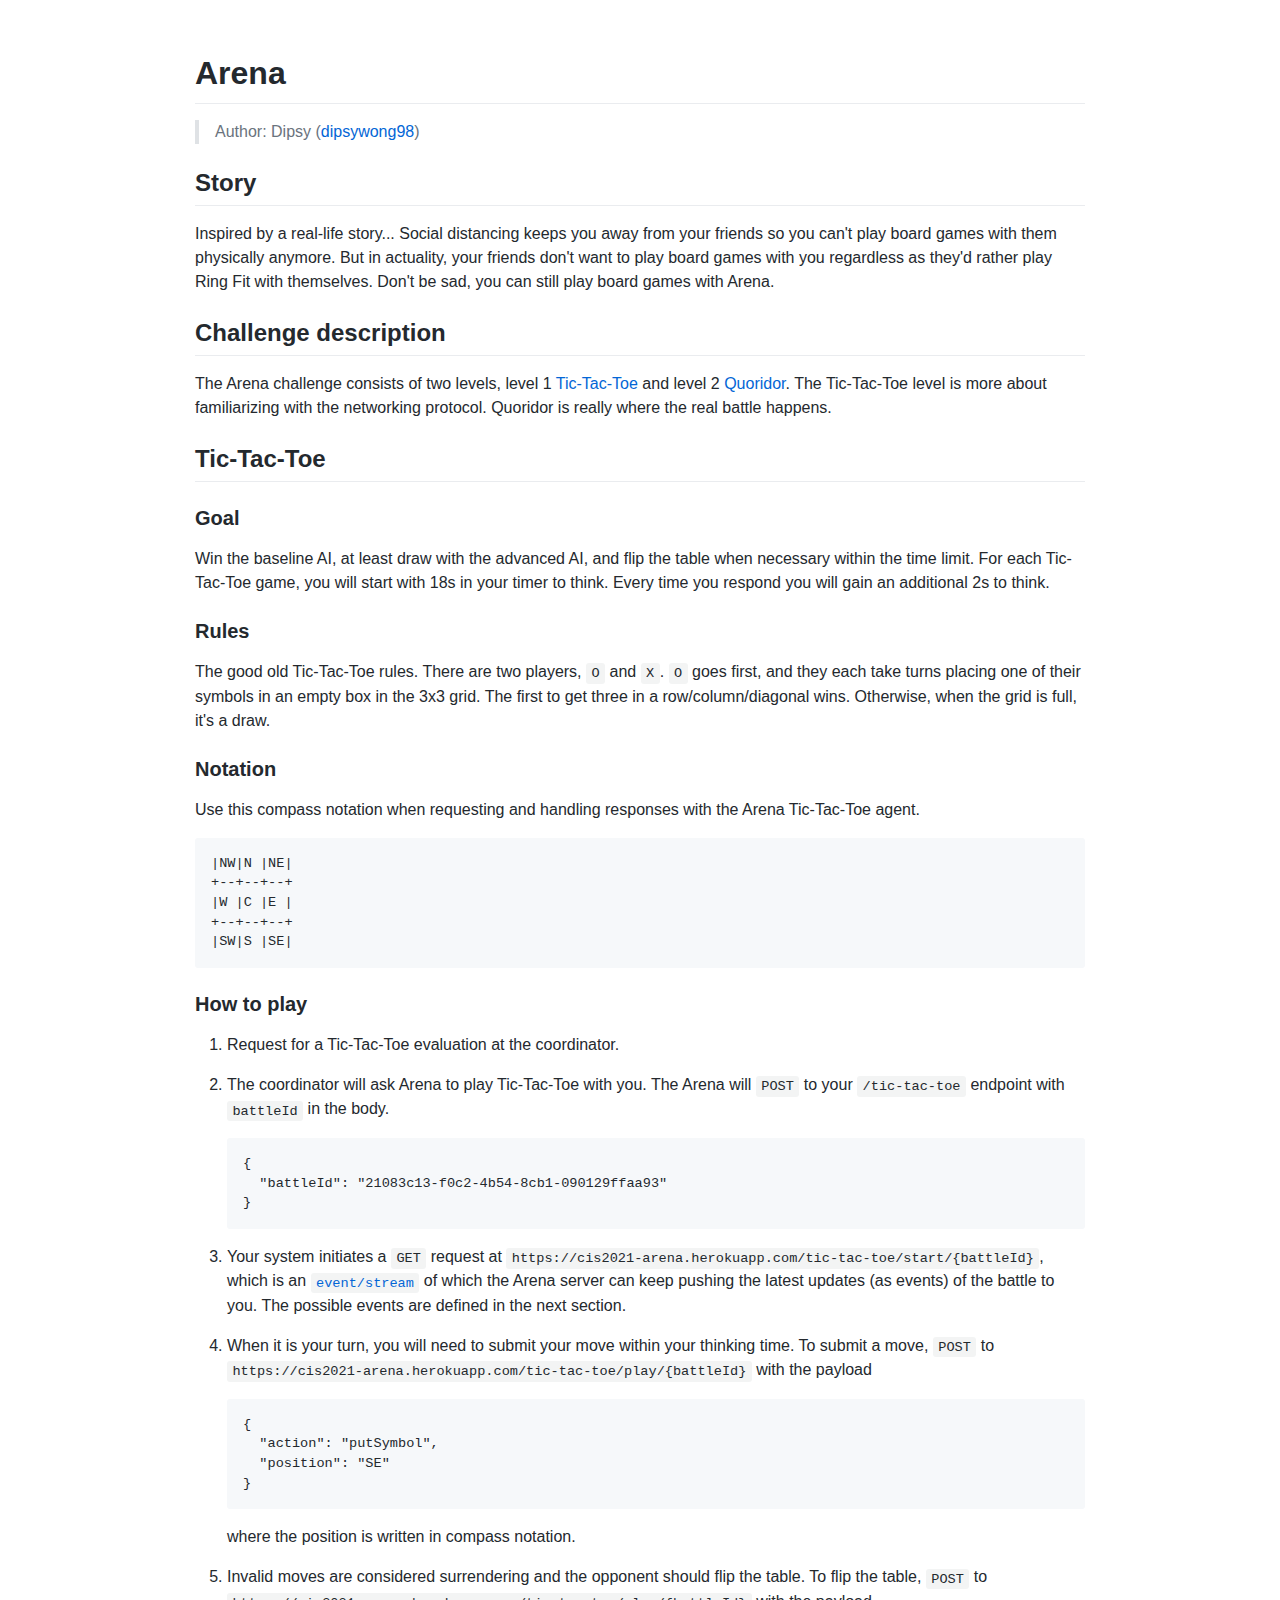
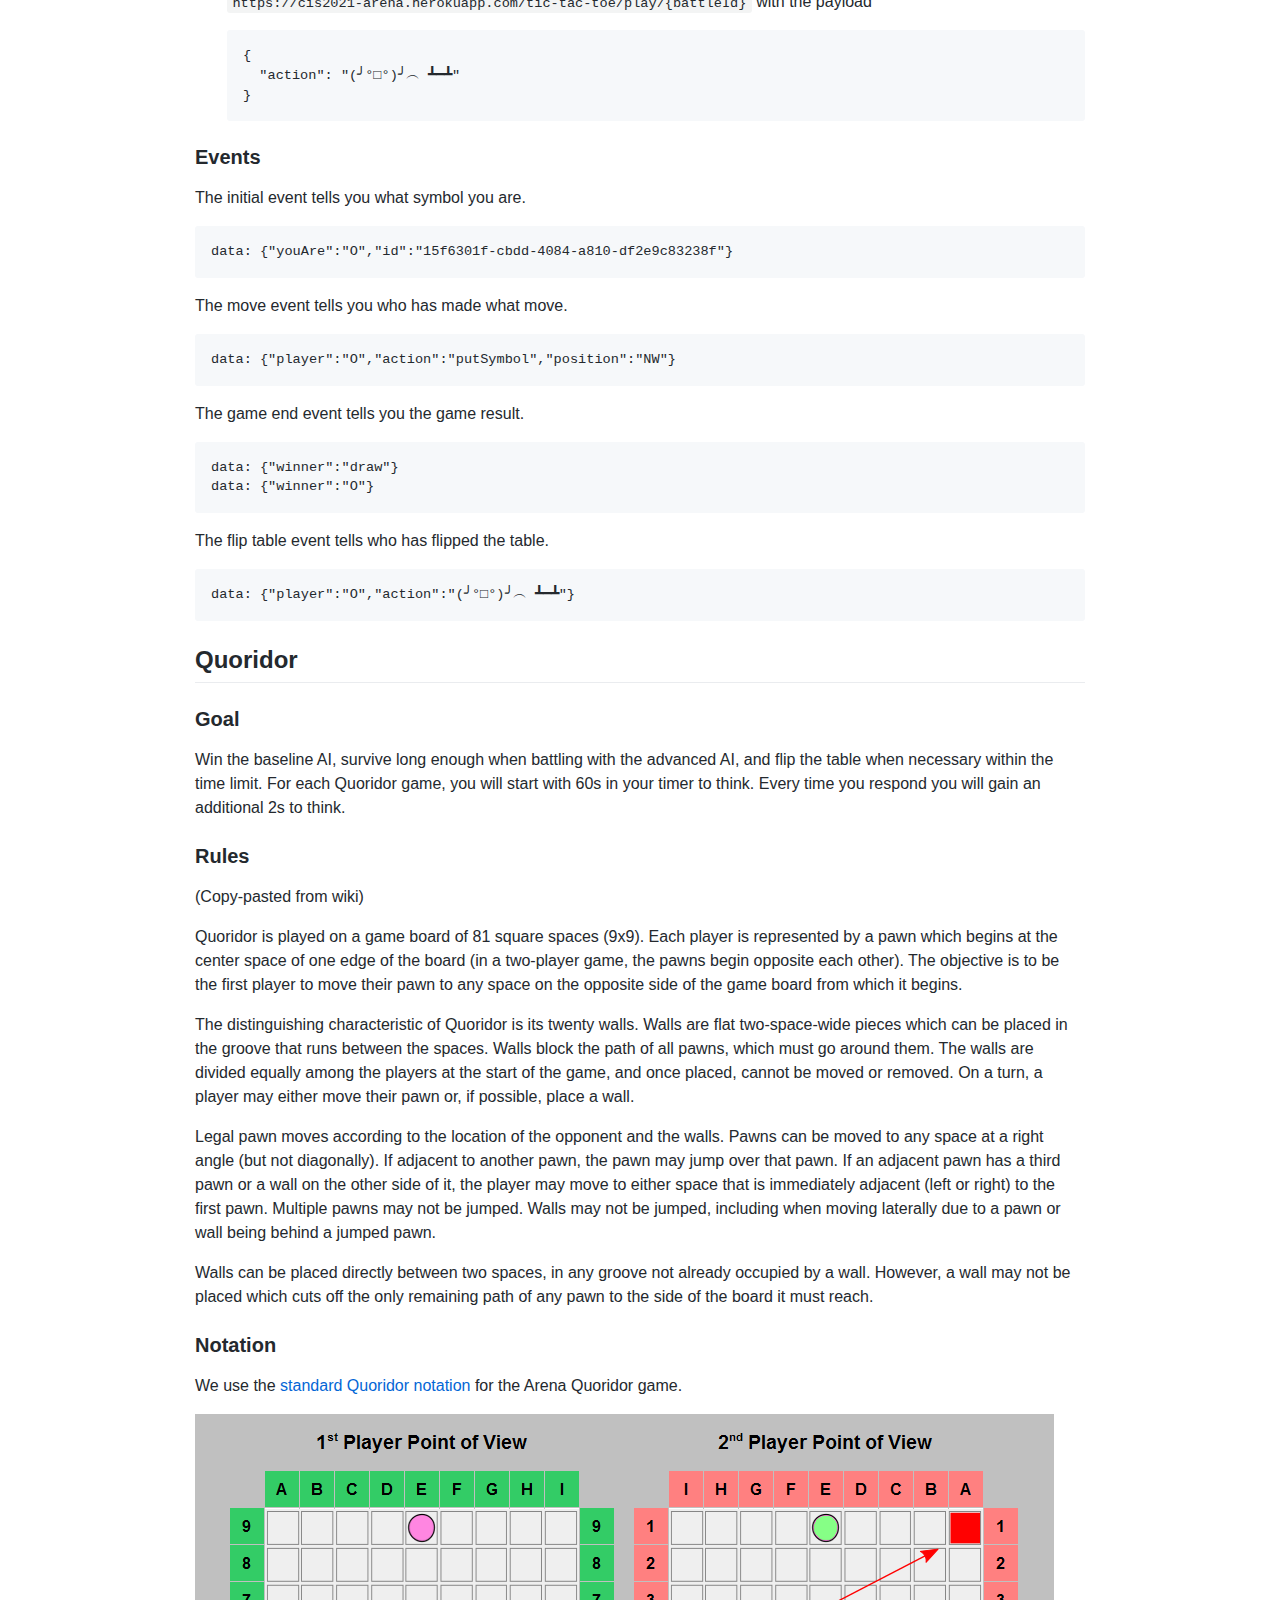
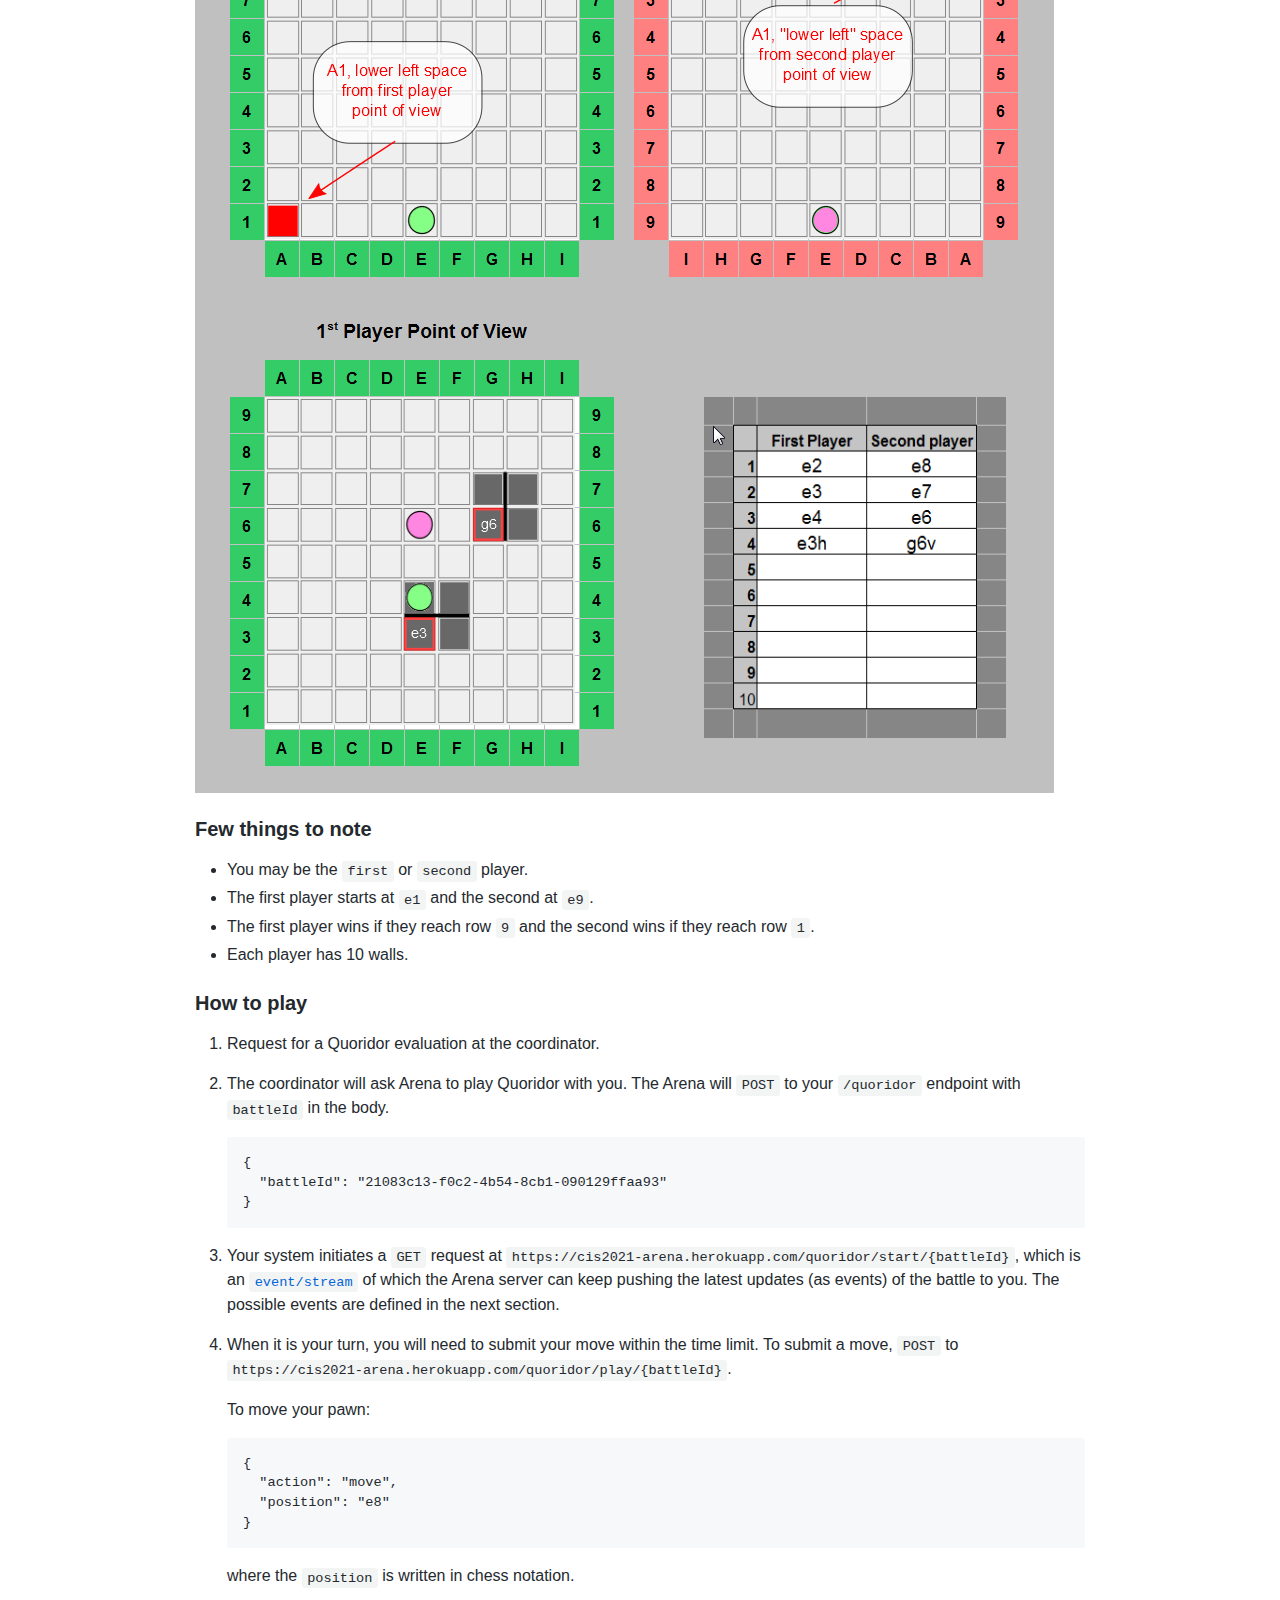
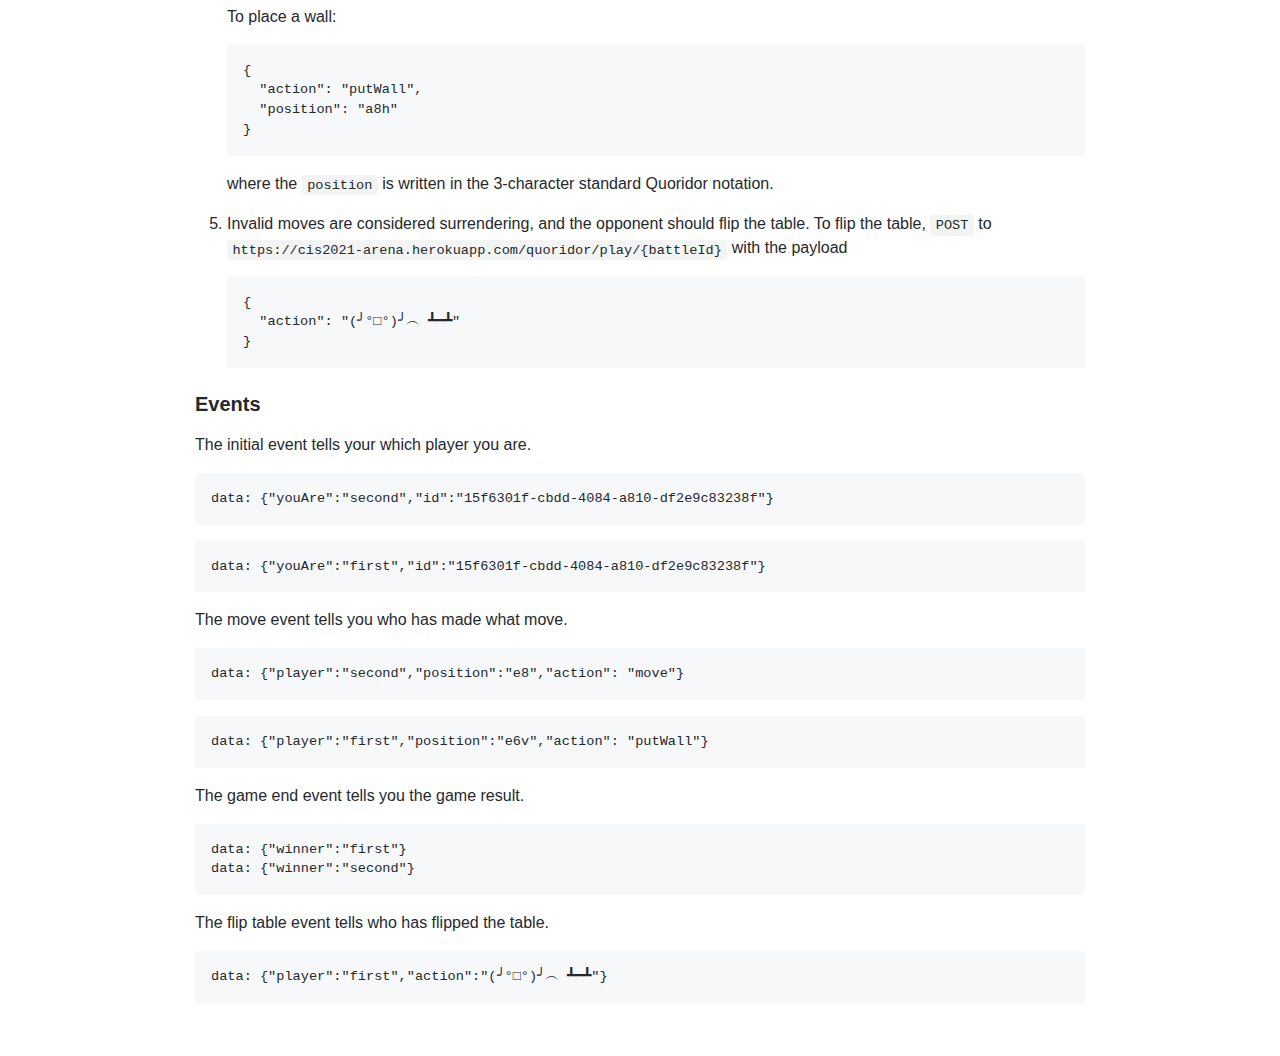
<file: challenges/arena.html>
<html><head><meta http-equiv="Content-Type" content="text/html; charset=UTF-8">
    <meta name="viewport" content="width=device-width, initial-scale=1">
    <link rel="stylesheet" href="./arena_files/github-markdown.css"><style>
    .markdown-body {
    box-sizing: border-box;
    min-width: 200px;
    max-width: 980px;
    margin: 0 auto;
    padding: 45px;
    }

    @media (max-width: 767px) {
    .markdown-body {
    padding: 15px;
    }
    }
</style></head>
    
    <body>
    <div class="markdown-body">
    <h1 id="arena">Arena</h1>
<blockquote>
<p>Author: Dipsy (<a href="https://github.com/dipsywong98">dipsywong98</a>)</p>
</blockquote>
<h2 id="story">Story</h2>
<p>Inspired by a real-life story... Social distancing keeps you away from your friends so you can't play board games with them physically anymore. But in actuality, your friends don't want to play board games with you regardless as they'd rather play Ring Fit with themselves. Don't be sad, you can still play board games with Arena.</p>
<h2 id="challenge-description">Challenge description</h2>
<p>The Arena challenge consists of two levels, level 1 <a href="https://en.wikipedia.org/wiki/Tic-tac-toe">Tic-Tac-Toe</a> and level
2 <a href="https://en.wikipedia.org/wiki/Quoridor">Quoridor</a>. The Tic-Tac-Toe level is more about familiarizing with the networking protocol. Quoridor is really where the real battle happens.</p>
<h2 id="tic-tac-toe">Tic-Tac-Toe</h2>
<h3 id="goal">Goal</h3>
<p>Win the baseline AI, at least draw with the advanced AI, and flip the table when necessary within the time limit. For each Tic-Tac-Toe game, you will start with 18s in your timer to think. Every time you respond you will gain an additional 2s to think.</p>
<h3 id="rules">Rules</h3>
<p>The good old Tic-Tac-Toe rules. There are two players, <code>O</code> and <code>X</code>. <code>O</code> goes first, and they each take turns placing one of their symbols in an empty
box in the 3x3 grid. The first to get three in a row/column/diagonal wins. Otherwise, when the grid is full, it's a draw.</p>
<h3 id="notation">Notation</h3>
<p>Use this compass notation when requesting and handling responses with the Arena Tic-Tac-Toe agent.</p>
<pre><code>|NW|N |NE|
+--+--+--+
|W |C |E |
+--+--+--+
|SW|S |SE|
</code></pre>
<h3 id="how-to-play">How to play</h3>
<ol>
<li><p>Request for a Tic-Tac-Toe evaluation at the coordinator.</p>
</li>
<li><p>The coordinator will ask Arena to play Tic-Tac-Toe with you. The Arena will <code>POST</code> to your <code>/tic-tac-toe</code> endpoint with <code>battleId</code> in
the body.</p>
<pre><code class="language-json">{
  "battleId": "21083c13-f0c2-4b54-8cb1-090129ffaa93"
}
</code></pre>
</li>
<li><p>Your system initiates a <code>GET</code> request at <code>https://cis2021-arena.herokuapp.com/tic-tac-toe/start/{battleId}</code>, which is
an <a href="https://developer.mozilla.org/en-US/docs/Web/API/Server-sent_events/Using_server-sent_events"><code>event/stream</code></a>
of which the Arena server can keep pushing the latest updates (as events) of the battle to you. The possible events are defined in the next section.</p>
</li>
<li><p>When it is your turn, you will need to submit your move within your thinking time. To submit a move, <code>POST</code>
to <code>https://cis2021-arena.herokuapp.com/tic-tac-toe/play/{battleId}</code> with the payload</p>
<pre><code class="language-json">{
  "action": "putSymbol",
  "position": "SE"
}
</code></pre>
<p>where the position is written in compass notation.</p>
</li>
<li><p>Invalid moves are considered surrendering and the opponent should flip the table. To flip the table, <code>POST</code>
to <code>https://cis2021-arena.herokuapp.com/tic-tac-toe/play/{battleId}</code> with the payload</p>
<pre><code class="language-json">{
  "action": "(╯°□°)╯︵ ┻━┻"
}
</code></pre>
</li>
</ol>
<h3 id="events">Events</h3>
<p>The initial event tells you what symbol you are.</p>
<pre><code>data: {"youAre":"O","id":"15f6301f-cbdd-4084-a810-df2e9c83238f"}
</code></pre>
<p>The move event tells you who has made what move.</p>
<pre><code>data: {"player":"O","action":"putSymbol","position":"NW"}
</code></pre>
<p>The game end event tells you the game result.</p>
<pre><code>data: {"winner":"draw"}
data: {"winner":"O"}
</code></pre>
<p>The flip table event tells who has flipped the table.</p>
<pre><code>data: {"player":"O","action":"(╯°□°)╯︵ ┻━┻"}
</code></pre>
<h2 id="quoridor">Quoridor</h2>
<h3 id="goal-1">Goal</h3>
<p>Win the baseline AI, survive long enough when battling with the advanced AI, and flip the table when necessary within the time limit.
For each Quoridor game, you will start with 60s in your timer to think. Every time you respond you will gain an additional 2s to think.</p>
<h3 id="rules-1">Rules</h3>
<p>(Copy-pasted from wiki)</p>
<p>Quoridor is played on a game board of 81 square spaces (9x9). Each player is represented by a pawn which begins at the center space of one edge of the board (in a two-player game, the pawns begin opposite each other). The objective is to be the first player to move their pawn to any space on the opposite side of the game board from which it begins.</p>
<p>The distinguishing characteristic of Quoridor is its twenty walls. Walls are flat two-space-wide pieces which can be placed in the groove that runs between the spaces. Walls block the path of all pawns, which must go around them. The walls are divided equally among the players at the start of the game, and once placed, cannot be moved or removed. On a turn, a player may either move their pawn or, if possible, place a wall.</p>
<p>Legal pawn moves according to the location of the opponent and the walls.
Pawns can be moved to any space at a right angle (but not diagonally). If adjacent to another pawn, the pawn may jump over that pawn. If an adjacent pawn has a third pawn or a wall on the other side of it, the player may move to either space that is immediately adjacent (left or right) to the first pawn. Multiple pawns may not be jumped. Walls may not be jumped, including when moving laterally due to a pawn or wall being behind a jumped pawn.</p>
<p>Walls can be placed directly between two spaces, in any groove not already occupied by a wall. However, a wall may not be placed which cuts off the only remaining path of any pawn to the side of the board it must reach.</p>
<h3 id="notation-1">Notation</h3>
<p>We use the <a href="https://quoridorstrats.wordpress.com/notation/">standard Quoridor notation</a> for the Arena Quoridor game.</p>
<p><img src="./arena_files/quoridor-view.png" alt="">
<img src="./arena_files/quoridor.png" alt=""></p>
<h3 id="few-things-to-note">Few things to note</h3>
<ul>
<li>You may be the <code>first</code> or <code>second</code> player.</li>
<li>The first player starts at <code>e1</code> and the second at <code>e9</code>.</li>
<li>The first player wins if they reach row <code>9</code> and the second wins if they reach row <code>1</code>.</li>
<li>Each player has 10 walls.</li>
</ul>
<h3 id="how-to-play-1">How to play</h3>
<ol>
<li><p>Request for a Quoridor evaluation at the coordinator.</p>
</li>
<li><p>The coordinator will ask Arena to play Quoridor with you. The Arena will <code>POST</code> to your <code>/quoridor</code> endpoint with <code>battleId</code> in
the body.</p>
<pre><code class="language-json">{
  "battleId": "21083c13-f0c2-4b54-8cb1-090129ffaa93"
}
</code></pre>
</li>
<li><p>Your system initiates a <code>GET</code> request at <code>https://cis2021-arena.herokuapp.com/quoridor/start/{battleId}</code>, which is
an <a href="https://developer.mozilla.org/en-US/docs/Web/API/Server-sent_events/Using_server-sent_events"><code>event/stream</code></a>
of which the Arena server can keep pushing the latest updates (as events) of the battle to you. The possible events are defined in the next section.</p>
</li>
<li><p>When it is your turn, you will need to submit your move within the time limit. To submit a move, <code>POST</code>
to <code>https://cis2021-arena.herokuapp.com/quoridor/play/{battleId}</code>.</p>
<p>To move your pawn:</p>
<pre><code class="language-json">{
  "action": "move",
  "position": "e8"
}
</code></pre>
<p>where the <code>position</code> is written in chess notation.</p>
<p>To place a wall:</p>
<pre><code class="language-json">{
  "action": "putWall",
  "position": "a8h"
}
</code></pre>
<p>where the <code>position</code> is written in the 3-character standard Quoridor notation.</p>
</li>
<li><p>Invalid moves are considered surrendering, and the opponent should flip the table. To flip the table, <code>POST</code>
to <code>https://cis2021-arena.herokuapp.com/quoridor/play/{battleId}</code> with the payload</p>
<pre><code class="language-json">{
  "action": "(╯°□°)╯︵ ┻━┻"
}
</code></pre>
</li>
</ol>
<h3 id="events-1">Events</h3>
<p>The initial event tells your which player you are.</p>
<pre><code>data: {"youAre":"second","id":"15f6301f-cbdd-4084-a810-df2e9c83238f"}
</code></pre>
<pre><code>data: {"youAre":"first","id":"15f6301f-cbdd-4084-a810-df2e9c83238f"}
</code></pre>
<p>The move event tells you who has made what move.</p>
<pre><code>data: {"player":"second","position":"e8","action": "move"}
</code></pre>
<pre><code>data: {"player":"first","position":"e6v","action": "putWall"}
</code></pre>
<p>The game end event tells you the game result.</p>
<pre><code>data: {"winner":"first"}
data: {"winner":"second"}
</code></pre>
<p>The flip table event tells who has flipped the table.</p>
<pre><code>data: {"player":"first","action":"(╯°□°)╯︵ ┻━┻"}
</code></pre>

</div>

    
    </body></html>
</file>
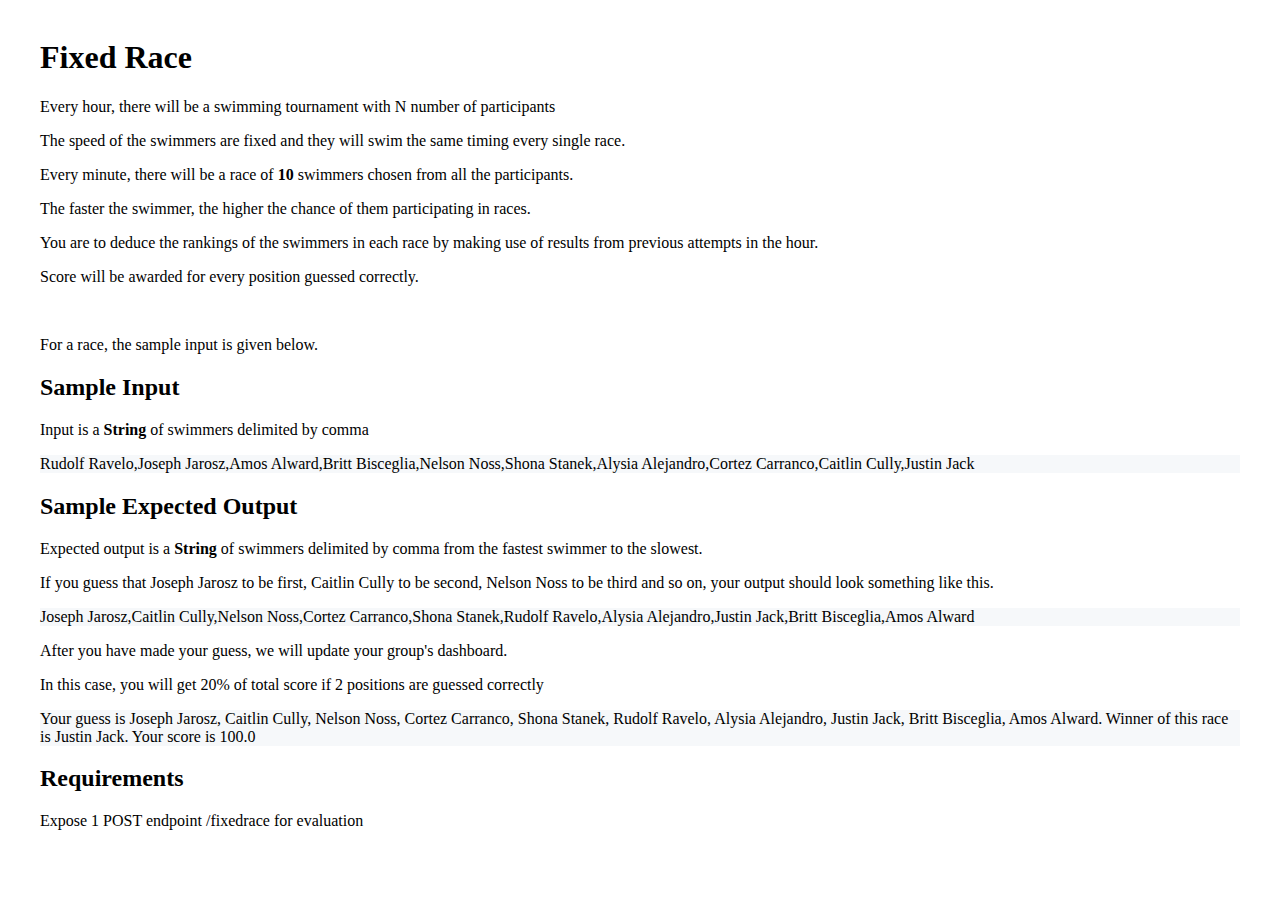
<file: challenges/fixed-race.html>
<!DOCTYPE html>
<html><head><meta http-equiv="Content-Type" content="text/html; charset=UTF-8">
    <title>CIS2021 - Fixed Race</title>
    
    <style>
        .centered-content {
            max-width: 1200px;
            margin: auto;
            background: white;
            padding: 10px;
        }
    </style>
</head>
<body class="centered-wrapper">
<div class="centered-content">
    <h1 id="fixed-race">Fixed Race</h1>
    <p>Every hour, there will be a swimming tournament with N number of participants</p>
    <p>The speed of the swimmers are fixed and they will swim the same timing every single race.</p>
    <p>Every minute, there will be a race of <b>10</b> swimmers chosen from all the participants.</p>
    <p>The faster the swimmer, the higher the chance of them participating in races.</p>
    <p>You are to deduce the rankings of the swimmers in each race by making use of results from previous attempts in
        the hour.</p>
    <p>Score will be awarded for every position guessed correctly.</p>
    <p></p>
    <br>

    <p>For a race, the sample input is given below.</p>

    <h2 id="sample-input">Sample Input</h2>
    <p>Input is a <b>String</b> of swimmers delimited by comma</p>
    <p style="background-color:rgb(246, 248, 250)">Rudolf Ravelo,Joseph Jarosz,Amos Alward,Britt Bisceglia,Nelson
        Noss,Shona Stanek,Alysia Alejandro,Cortez Carranco,Caitlin Cully,Justin Jack</p>

    <h2 id="sample-output">Sample Expected Output</h2>
    <p>Expected output is a <b>String</b> of swimmers delimited by comma from the fastest swimmer to the slowest.</p>
    <p>If you guess that Joseph Jarosz to be first, Caitlin Cully to be second, Nelson Noss to be third and so on, your
        output should look something like this.</p>
    <p style="background-color:rgb(246, 248, 250)">Joseph Jarosz,Caitlin Cully,Nelson Noss,Cortez Carranco,Shona
        Stanek,Rudolf Ravelo,Alysia Alejandro,Justin Jack,Britt Bisceglia,Amos Alward</p>
    <p></p>
    <p>After you have made your guess, we will update your group's dashboard.</p>
    <p>In this case, you will get 20% of total score if 2 positions are guessed correctly</p>
    <p style="background-color:rgb(246, 248, 250)">Your guess is Joseph Jarosz, Caitlin Cully, Nelson Noss, Cortez
        Carranco, Shona Stanek, Rudolf Ravelo, Alysia Alejandro, Justin Jack, Britt Bisceglia, Amos Alward. Winner of
        this race is Justin Jack. Your score is 100.0</p>


    <h2 id="requirements">Requirements</h2>
    <p>Expose 1 POST endpoint /fixedrace for evaluation</p>
</div>


</body></html>
</file>
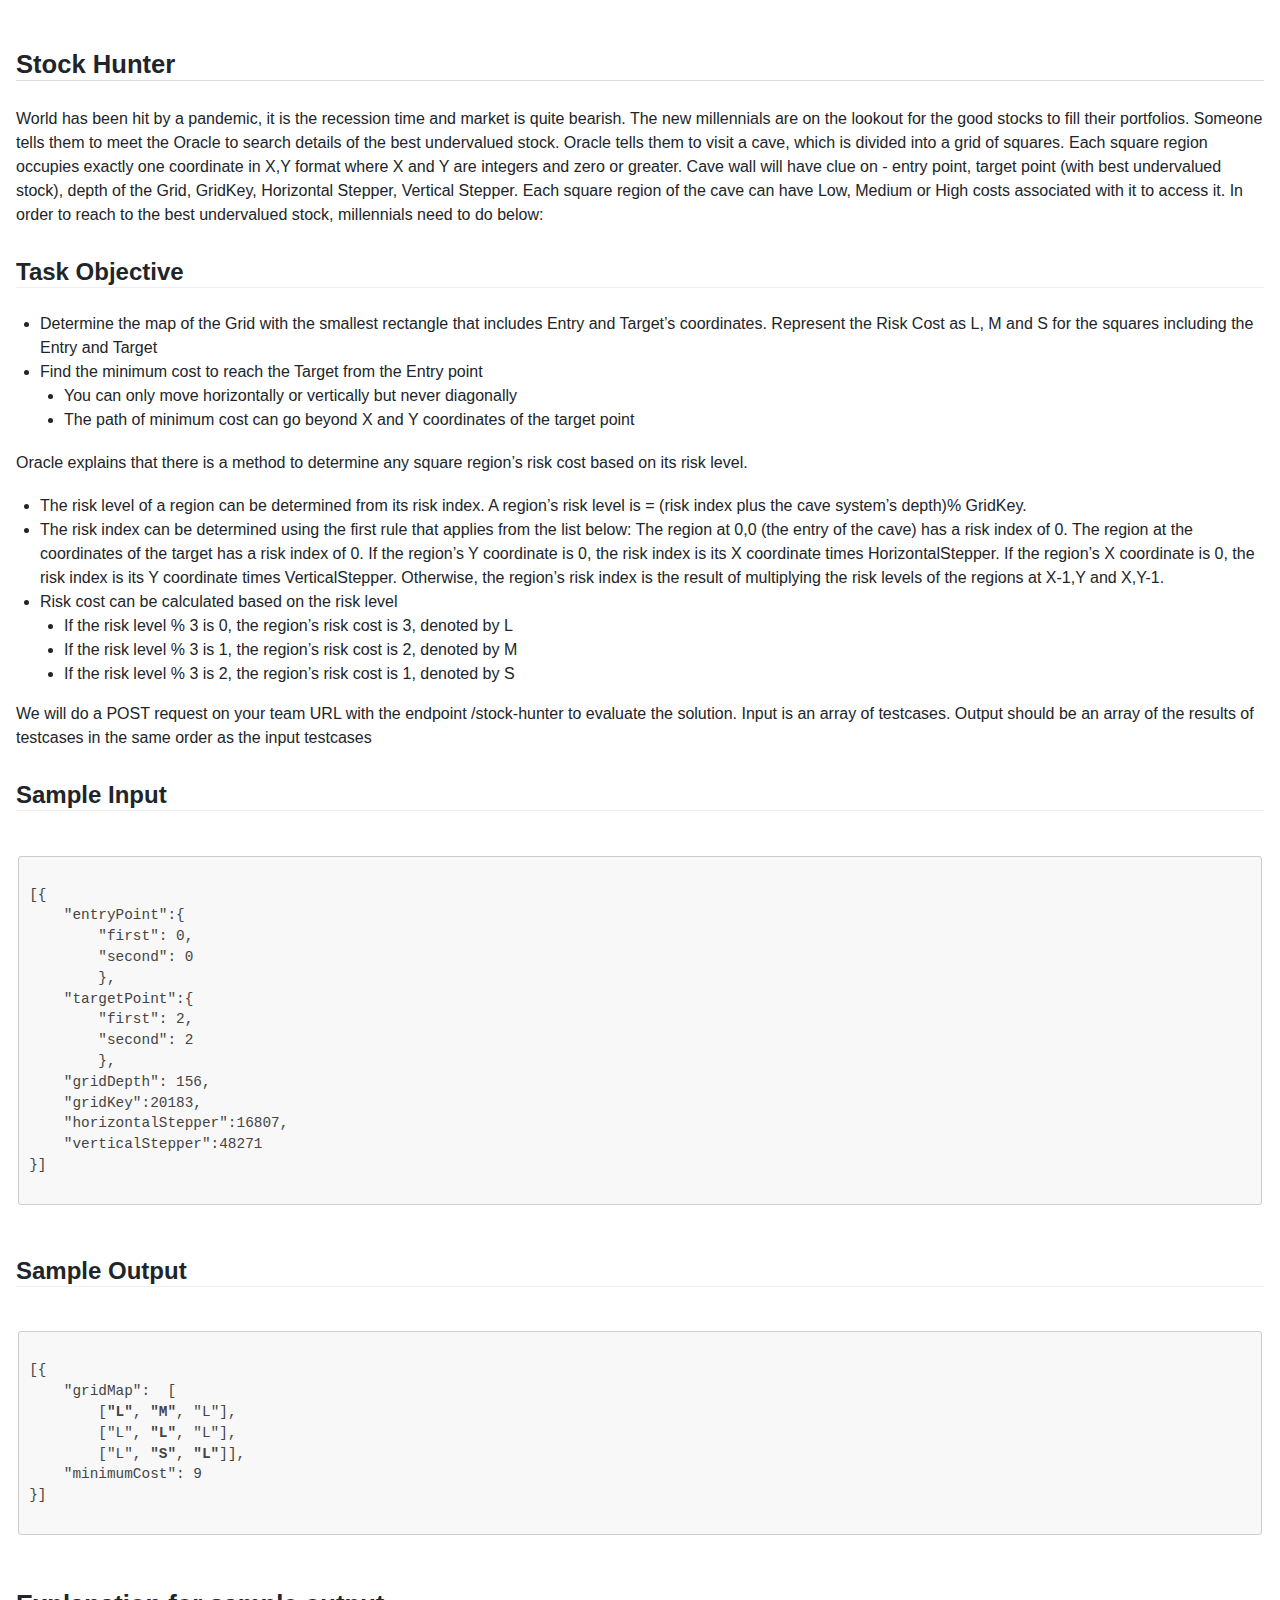
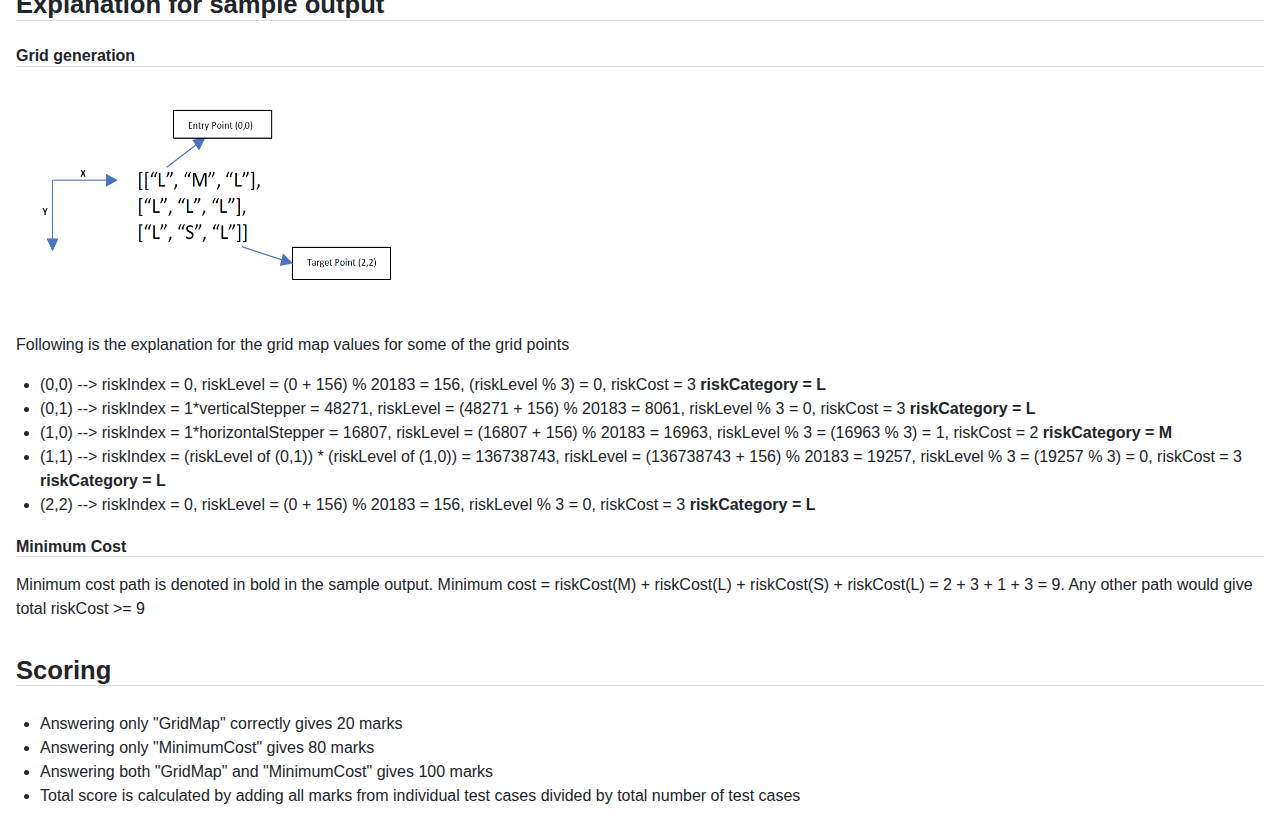
<file: challenges/stock-hunter.html>
<html><head><meta http-equiv="Content-Type" content="text/html; charset=UTF-8">
    
    <link rel="stylesheet" href="./stock-hunter_files/bootstrap.min.css" integrity="sha384-ggOyR0iXCbMQv3Xipma34MD+dH/1fQ784/j6cY/iJTQUOhcWr7x9JvoRxT2MZw1T" crossorigin="anonymous">
</head><body style="padding:1em">
<h1 style="margin:1.3em 0 1em;padding:0;font-weight:bold;font-size:1.6em;border-bottom:1pt solid #DDDDDD;">Stock Hunter</h1>
<p style="margin:1.2em 0;">World has been hit by a pandemic, it is the recession time and market is quite bearish.
    The new millennials are on the lookout for the good stocks to fill their portfolios.
    Someone tells them to meet the Oracle to search details of the best undervalued stock.

    Oracle tells them to visit a cave, which is divided into a grid of squares.
    Each square region occupies exactly one coordinate in X,Y format where X and Y are integers and zero or greater.
    Cave wall will have clue on - entry point, target point (with best undervalued stock), depth of the Grid, GridKey, Horizontal Stepper, Vertical Stepper.

    Each square region of the cave can have Low, Medium or High costs associated with it to access it.

    In order to reach to the best undervalued stock, millennials need to do below:</p>

<h2 style="margin:1.3em 0 1em;padding:0;font-weight:bold;font-size:1.5em;border-bottom:1px solid #EEEEEE;">Task Objective</h2>
<ul style="list-style-type:disc;margin-left:1em;padding-left:0.5em;text-indent:0;">
    <li>Determine the map of the Grid with the smallest rectangle that includes Entry and Target’s coordinates.
        Represent the Risk Cost as L, M and S for the squares including the Entry and Target</li>
    <li>Find the minimum cost to reach the Target from the Entry point</li>
    <ul style="list-style-type:disc;margin-left:1em;padding-left:0.5em;text-indent:0;">
        <li>You can only move horizontally or vertically but never diagonally</li>
        <li>The path of minimum cost can go beyond X and Y coordinates of the target point</li>
    </ul>
</ul>
<p style="margin:1.2em 0;">Oracle explains that there is a method to determine any square region’s risk cost based on its risk level.</p>
<ul style="list-style-type:disc;margin-left:1em;padding-left:0.5em;text-indent:0;">
    <li>The risk level of a region can be determined from its risk index.
        A region’s risk level is = (risk index plus the cave system’s depth)% GridKey.</li>
    <li>The risk index can be determined using the first rule that applies from the list below:
        The region at 0,0 (the entry of the cave) has a risk index of 0.
        The region at the coordinates of the target has a risk index of 0.
        If the region’s Y coordinate is 0, the risk index is its X coordinate times HorizontalStepper.
        If the region’s X coordinate is 0, the risk index is its Y coordinate times VerticalStepper.
        Otherwise, the region’s risk index is the result of multiplying the risk levels of the regions at X-1,Y and X,Y-1.</li>
    <li>
        Risk cost can be calculated based on the risk level
        <ul style="list-style-type:disc;margin-left:1em;padding-left:0.5em;text-indent:0;">
            <li>If the risk level % 3 is 0, the region’s risk cost is 3, denoted by L</li>
            <li>If the risk level % 3 is 1, the region’s risk cost is 2, denoted by M</li>
            <li>If the risk level % 3 is 2, the region’s risk cost is 1, denoted by S</li>
        </ul>
    </li>
</ul>
<p> We will do a POST request on your team URL with the endpoint /stock-hunter to evaluate the solution.
    Input is an array of testcases. Output should be an array of the results of testcases in the same order as the input testcases</p>
<h2 style="margin:1.3em 0 1em;padding:0;font-weight:bold;font-size:1.5em;border-bottom:1px solid #EEEEEE;">Sample Input</h2>

<pre style="font-family:Consolas,Inconsolata,Courier,monospace;font-size:1em;line-height:1.3em;margin:1.2em 0;">    <code style="background-color:#f8f8f8;border-radius:3px;border:1px solid #ccc;display:block;font-family:Consolas,Inconsolata,Courier,monospace;font-size:0.9em;margin:0 0.15em;overflow:auto;padding:0.5em 0.7em;white-space:pre;color:#444;">
[{
    "entryPoint":{
        "first": 0,
        "second": 0
        },
    "targetPoint":{
        "first": 2,
        "second": 2
        },
    "gridDepth": 156,
    "gridKey":20183,
    "horizontalStepper":16807,
    "verticalStepper":48271
}]
    </code>
</pre>

<h2 style="margin:1.3em 0 1em;padding:0;font-weight:bold;font-size:1.5em;border-bottom:1px solid #EEEEEE;">Sample Output</h2>
<pre style="font-family:Consolas,Inconsolata,Courier,monospace;font-size:1em;line-height:1.3em;margin:1.2em 0;">    <code style="background-color:#f8f8f8;border-radius:3px;border:1px solid #ccc;display:block;font-family:Consolas,Inconsolata,Courier,monospace;font-size:0.9em;margin:0 0.15em;overflow:auto;padding:0.5em 0.7em;white-space:pre;color:#444;">
[{
    "gridMap":	[
        [<b>"L"</b>, <b>"M"</b>, "L"],
        ["L", <b>"L"</b>, "L"],
        ["L", <b>"S"</b>, <b>"L"</b>]],
    "minimumCost": 9
}]
    </code>
</pre>
<h2 style="margin:1.3em 0 1em;padding:0;font-weight:bold;font-size:1.6em;border-bottom:1pt solid #DDDDDD;">Explanation for sample output</h2>
<h2 style="margin:1.3em 0 1em;padding:0;font-weight:bold;font-size:1em;border-bottom:1pt solid #DDDDDD;">Grid generation</h2>
<img src="./stock-hunter_files/Grid Explanation.png" width="400" height="250">
<p> Following is the explanation for the grid map values for some of the grid points
    </p><ul style="list-style-type:disc;margin-left:1em;padding-left:0.5em;text-indent:0;">
        <li>(0,0) --&gt; riskIndex = 0, riskLevel = (0 + 156) % 20183 = 156, (riskLevel % 3) = 0, riskCost = 3 <b>riskCategory = L</b></li>
        <li>(0,1) --&gt; riskIndex = 1*verticalStepper = 48271, riskLevel = (48271 + 156) % 20183 = 8061, riskLevel % 3 = 0, riskCost = 3 <b>riskCategory = L</b></li>
        <li>(1,0) --&gt; riskIndex = 1*horizontalStepper = 16807, riskLevel = (16807 + 156) % 20183 = 16963, riskLevel % 3 = (16963 % 3) = 1, riskCost = 2  <b>riskCategory = M</b></li>
        <li>(1,1) --&gt; riskIndex = (riskLevel of (0,1)) * (riskLevel of (1,0)) = 136738743, riskLevel = (136738743 + 156) % 20183 = 19257, riskLevel % 3 = (19257 % 3) = 0, riskCost = 3  <b>riskCategory = L</b></li>
        <li>(2,2) --&gt; riskIndex = 0, riskLevel = (0 + 156) % 20183 = 156, riskLevel % 3 = 0, riskCost = 3  <b>riskCategory = L</b></li>
    </ul>
<p></p>
<h2 style="margin:1.3em 0 1em;padding:0;font-weight:bold;font-size:1em;border-bottom:1pt solid #DDDDDD;">Minimum Cost</h2>
<p>Minimum cost path is denoted in bold in the sample output. Minimum cost = riskCost(M) + riskCost(L) + riskCost(S) + riskCost(L) = 2 + 3 + 1 + 3 = 9. Any other path would give total riskCost &gt;= 9</p>

<h2 style="margin:1.3em 0 1em;padding:0;font-weight:bold;font-size:1.6em;border-bottom:1pt solid #DDDDDD;">Scoring</h2>
<p style="margin:1.2em 0;">
</p><ul style="list-style-type:disc;margin-left:1em;padding-left:0.5em;text-indent:0;">
    <li>Answering only "GridMap" correctly gives 20 marks</li>
    <li>Answering only "MinimumCost" gives 80 marks</li>
    <li>Answering both "GridMap" and "MinimumCost" gives 100 marks</li>
    <li>Total score is calculated by adding all marks from individual test cases divided by total number of test cases</li>
</ul>
<p></p>
</body></html>
</file>
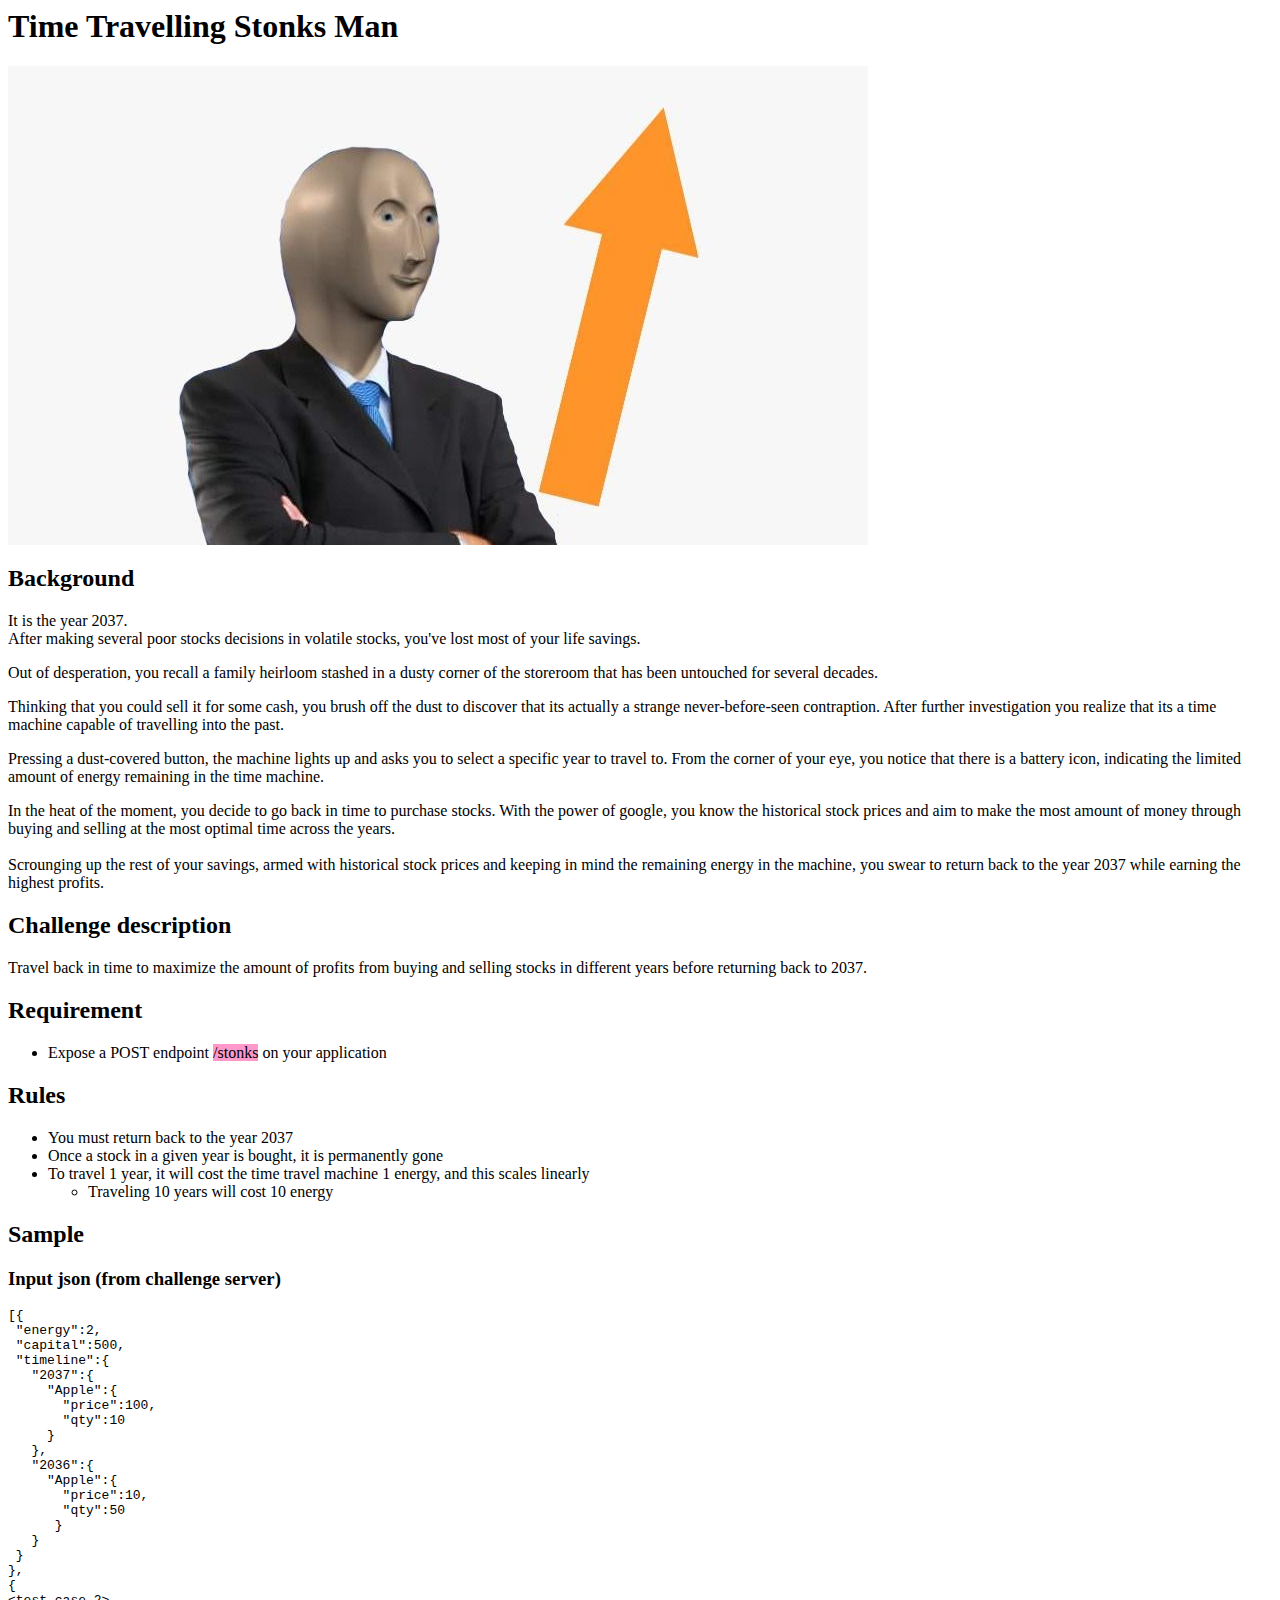
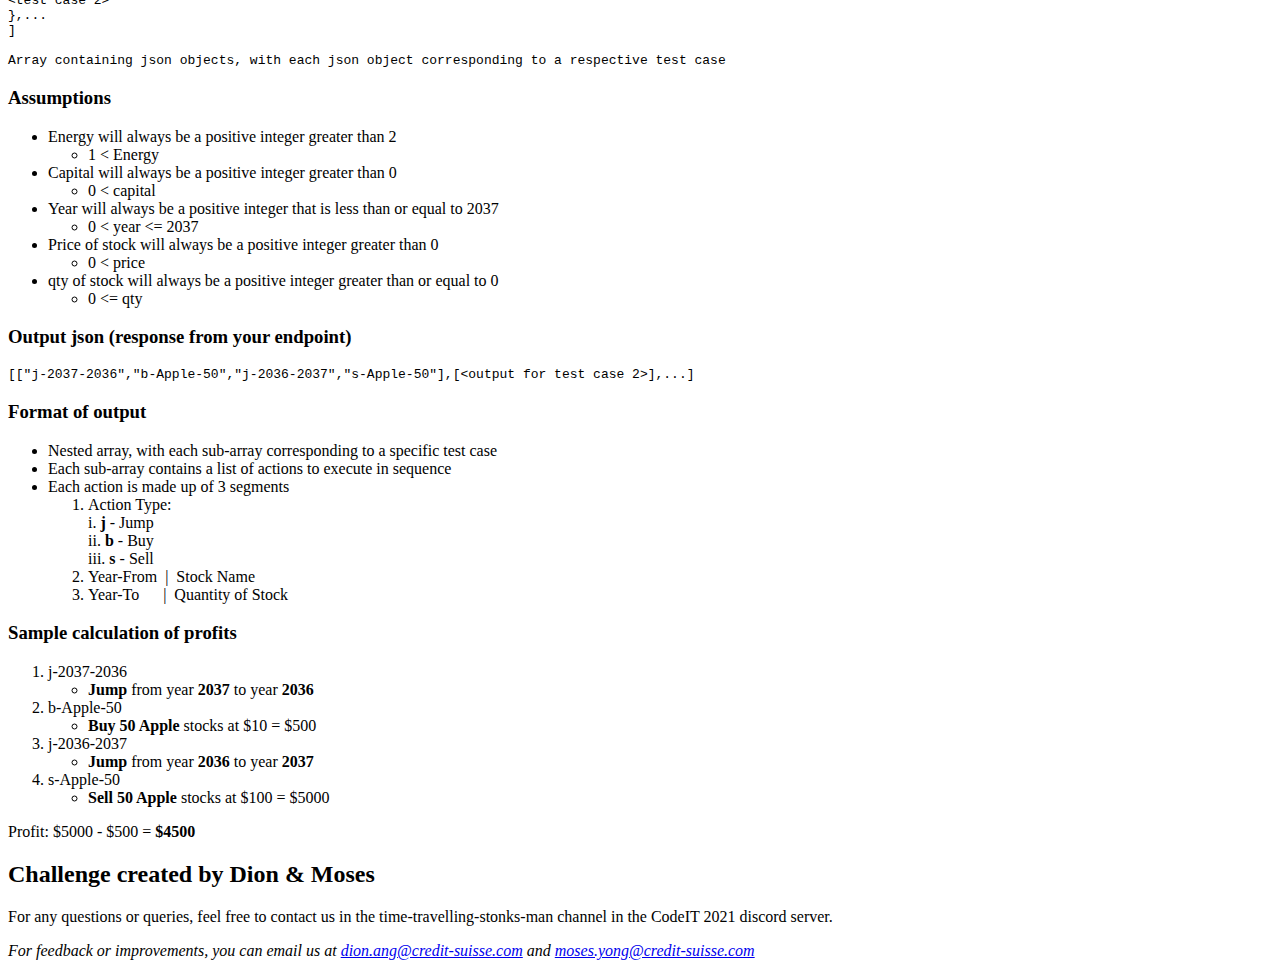
<file: challenges/time-travel-stonks-man.html>
<html><head><meta http-equiv="Content-Type" content="text/html; charset=UTF-8"></head><body><h1 data-line-start="0" data-line-end="1">Time Travelling Stonks Man</h1>
<p data-line-start="1" data-line-end="2"><img src="./time-travel-stonks-man_files/z0pr145e3h751.jpg" alt="Stonks"></p>
<h2 data-line-start="3" data-line-end="4">Background</h2>
<p data-line-start="4" data-line-end="12">It is the year 2037.<br>After making several poor stocks decisions in volatile stocks, you've lost most of your life savings.</p>
<p data-line-start="4" data-line-end="12">Out of desperation, you recall a family heirloom stashed in a dusty corner of the storeroom that has been untouched for several decades.</p>
<p data-line-start="4" data-line-end="12">Thinking that you could sell it for some cash, you brush off the dust to discover that its actually a strange never-before-seen contraption. After further investigation you realize that its a time machine capable of travelling into the past.</p>
<p data-line-start="4" data-line-end="12">Pressing a dust-covered button, the machine lights up and asks you to select a specific year to travel to. From the corner of your eye, you notice that there is a battery icon, indicating the limited amount of energy remaining in the time machine.</p>
<p data-line-start="4" data-line-end="12">In the heat of the moment, you decide to go back in time to purchase stocks. With the power of google, you know the historical stock prices and aim to make the most amount of money through buying and selling at the most optimal time across the years.<br><br>Scrounging up the rest of your savings, armed with historical stock prices and keeping in mind the remaining energy in the machine, you swear to return back to the year 2037 while earning the highest profits.</p>
<h2 data-line-start="13" data-line-end="14">Challenge description</h2>
<p data-line-start="14" data-line-end="15">Travel back in time to maximize the amount of profits from buying and selling stocks in different years before returning back to 2037.</p>
<h2 data-line-start="16" data-line-end="17">Requirement</h2>
<ul>
    <li>Expose a POST endpoint <span style="background-color: #ff99cc;">/stonks</span> on your application</li>
</ul>
<h2 data-line-start="16" data-line-end="17">Rules</h2>
<ul>
    <li data-line-start="17" data-line-end="18">You must return back to the year 2037</li>
    <li data-line-start="18" data-line-end="19">Once a stock in a given year is bought, it is permanently gone</li>
    <li data-line-start="19" data-line-end="22">To travel 1 year, it will cost the time travel machine 1 energy, and this scales linearly
        <ul>
            <li data-line-start="20" data-line-end="22">Traveling 10 years will cost 10 energy</li>
        </ul>
    </li>
</ul>
<h2 data-line-start="22" data-line-end="23">Sample</h2>
<h3 data-line-start="24" data-line-end="25">Input json (from challenge server)</h3>
<pre><code data-line-start="26" data-line-end="45">[{
 "energy":2,
 "capital":500,
 "timeline":{
   "2037":{
     "Apple":{
       "price":100,
       "qty":10
     }
   },
   "2036":{
     "Apple":{
       "price":10,
       "qty":50
      }
   }
 }
},<br>{<br>&lt;test case 2&gt;<br>},...<br>]<br><br>Array containing json objects, with each json object corresponding to a respective test case</code></pre>
<h3 data-line-start="46" data-line-end="47">Assumptions</h3>
<ul>
    <li data-line-start="47" data-line-end="49">Energy will always be a positive integer greater than 2
        <ul>
            <li data-line-start="48" data-line-end="49">1 &lt; Energy</li>
        </ul>
    </li>
    <li data-line-start="49" data-line-end="51">Capital will always be a positive integer greater than 0
        <ul>
            <li data-line-start="50" data-line-end="51">0 &lt; capital</li>
        </ul>
    </li>
    <li data-line-start="51" data-line-end="53">Year will always be a positive integer that is less than or equal to 2037
        <ul>
            <li data-line-start="52" data-line-end="53">0 &lt; year &lt;= 2037</li>
        </ul>
    </li>
    <li data-line-start="53" data-line-end="55">Price of stock will always be a positive integer greater than 0
        <ul>
            <li data-line-start="54" data-line-end="55">0 &lt; price</li>
        </ul>
    </li>
    <li data-line-start="55" data-line-end="57">qty of stock will always be a positive integer greater than or equal to 0
        <ul>
            <li data-line-start="56" data-line-end="57">0 &lt;= qty</li>
        </ul>
    </li>
</ul>
<h3 data-line-start="57" data-line-end="58">Output json (response from your endpoint)</h3>
<p data-line-start="58" data-line-end="59"><code>[["j-2037-2036","b-Apple-50","j-2036-2037","s-Apple-50"],[&lt;output for test case 2&gt;],...]</code></p>
<h3 data-line-start="60" data-line-end="61">Format of output</h3>
<ul>
    <li data-line-start="61" data-line-end="62">Nested array, with each sub-array corresponding to a specific test case</li>
    <li data-line-start="61" data-line-end="62">Each sub-array contains a list of actions to execute in sequence</li>
    <li data-line-start="62" data-line-end="69">Each action is made up of 3 segments
        <ol>
            <li data-line-start="63" data-line-end="67">Action Type:<br>i. <strong>j</strong> - Jump<br>ii. <strong>b</strong> - Buy<br>iii. <strong>s</strong> - Sell</li>
            <li data-line-start="67" data-line-end="68">Year-From&nbsp; |&nbsp; Stock Name</li>
            <li data-line-start="68" data-line-end="69">Year-To&nbsp; &nbsp; &nbsp; |&nbsp; Quantity of Stock</li>
        </ol>
    </li>
</ul>
<h3 data-line-start="69" data-line-end="70">Sample calculation of profits</h3>
<ol>
    <li data-line-start="70" data-line-end="72">j-2037-2036
        <ul>
            <li data-line-start="71" data-line-end="72"><strong>Jump</strong> from year <strong>2037</strong> to year <strong>2036</strong></li>
        </ul>
    </li>
    <li data-line-start="72" data-line-end="74">b-Apple-50
        <ul>
            <li data-line-start="73" data-line-end="74"><strong>Buy 50 Apple</strong> stocks at $10 = $500</li>
        </ul>
    </li>
    <li data-line-start="74" data-line-end="76">j-2036-2037
        <ul>
            <li data-line-start="75" data-line-end="76"><strong>Jump</strong> from year <strong>2036</strong> to year <strong>2037</strong></li>
        </ul>
    </li>
    <li data-line-start="76" data-line-end="79">s-Apple-50
        <ul>
            <li data-line-start="77" data-line-end="79"><strong>Sell 50 Apple</strong> stocks at $100 = $5000</li>
        </ul>
    </li>
</ol>
<p data-line-start="79" data-line-end="80">Profit: $5000 - $500 = <strong>$4500</strong></p>
<h2 data-line-start="90" data-line-end="91">Challenge created by Dion &amp; Moses</h2>
<p>For any questions or queries, feel free to contact us in the time-travelling-stonks-man channel in the CodeIT 2021 discord server.</p>
<p data-line-start="91" data-line-end="92"><em>For feedback or improvements, you can email us at <a href="mailto:dion.ang@credit-suisse.com">dion.ang@credit-suisse.com</a> and <a href="mailto:moses.yong@credit-suisse.com">moses.yong@credit-suisse.com</a></em></p>
</body></html>
</file>
<file: challenges/arena_files/github-markdown.css>
.markdown-body .octicon {
    display: inline-block;
    fill: currentColor;
    vertical-align: text-bottom;
}

.markdown-body .anchor {
    float: left;
    line-height: 1;
    margin-left: -20px;
    padding-right: 4px;
}

.markdown-body .anchor:focus {
    outline: none;
}

.markdown-body h1 .octicon-link,
.markdown-body h2 .octicon-link,
.markdown-body h3 .octicon-link,
.markdown-body h4 .octicon-link,
.markdown-body h5 .octicon-link,
.markdown-body h6 .octicon-link {
    color: #1b1f23;
    vertical-align: middle;
    visibility: hidden;
}

.markdown-body h1:hover .anchor,
.markdown-body h2:hover .anchor,
.markdown-body h3:hover .anchor,
.markdown-body h4:hover .anchor,
.markdown-body h5:hover .anchor,
.markdown-body h6:hover .anchor {
    text-decoration: none;
}

.markdown-body h1:hover .anchor .octicon-link,
.markdown-body h2:hover .anchor .octicon-link,
.markdown-body h3:hover .anchor .octicon-link,
.markdown-body h4:hover .anchor .octicon-link,
.markdown-body h5:hover .anchor .octicon-link,
.markdown-body h6:hover .anchor .octicon-link {
    visibility: visible;
}

.markdown-body h1:hover .anchor .octicon-link:before,
.markdown-body h2:hover .anchor .octicon-link:before,
.markdown-body h3:hover .anchor .octicon-link:before,
.markdown-body h4:hover .anchor .octicon-link:before,
.markdown-body h5:hover .anchor .octicon-link:before,
.markdown-body h6:hover .anchor .octicon-link:before {
    width: 16px;
    height: 16px;
    content: ' ';
    display: inline-block;
    background-image: url("data:image/svg+xml,%3Csvg xmlns='http://www.w3.org/2000/svg' viewBox='0 0 16 16' version='1.1' width='16' height='16' aria-hidden='true'%3E%3Cpath fill-rule='evenodd' d='M4 9h1v1H4c-1.5 0-3-1.69-3-3.5S2.55 3 4 3h4c1.45 0 3 1.69 3 3.5 0 1.41-.91 2.72-2 3.25V8.59c.58-.45 1-1.27 1-2.09C10 5.22 8.98 4 8 4H4c-.98 0-2 1.22-2 2.5S3 9 4 9zm9-3h-1v1h1c1 0 2 1.22 2 2.5S13.98 12 13 12H9c-.98 0-2-1.22-2-2.5 0-.83.42-1.64 1-2.09V6.25c-1.09.53-2 1.84-2 3.25C6 11.31 7.55 13 9 13h4c1.45 0 3-1.69 3-3.5S14.5 6 13 6z'%3E%3C/path%3E%3C/svg%3E");
}.markdown-body {
     -ms-text-size-adjust: 100%;
     -webkit-text-size-adjust: 100%;
     line-height: 1.5;
     color: #24292e;
     font-family: -apple-system,BlinkMacSystemFont,Segoe UI,Helvetica,Arial,sans-serif,Apple Color Emoji,Segoe UI Emoji;
     font-size: 16px;
     line-height: 1.5;
     word-wrap: break-word;
 }

.markdown-body details {
    display: block;
}

.markdown-body summary {
    display: list-item;
}

.markdown-body a {
    background-color: initial;
}

.markdown-body a:active,
.markdown-body a:hover {
    outline-width: 0;
}

.markdown-body strong {
    font-weight: inherit;
    font-weight: bolder;
}

.markdown-body h1 {
    font-size: 2em;
    margin: .67em 0;
}

.markdown-body img {
    border-style: none;
}

.markdown-body code,
.markdown-body kbd,
.markdown-body pre {
    font-family: monospace,monospace;
    font-size: 1em;
}

.markdown-body hr {
    box-sizing: initial;
    height: 0;
    overflow: visible;
}

.markdown-body input {
    font: inherit;
    margin: 0;
}

.markdown-body input {
    overflow: visible;
}

.markdown-body [type=checkbox] {
    box-sizing: border-box;
    padding: 0;
}

.markdown-body * {
    box-sizing: border-box;
}

.markdown-body input {
    font-family: inherit;
    font-size: inherit;
    line-height: inherit;
}

.markdown-body a {
    color: #0366d6;
    text-decoration: none;
}

.markdown-body a:hover {
    text-decoration: underline;
}

.markdown-body strong {
    font-weight: 600;
}

.markdown-body hr {
    height: 0;
    margin: 15px 0;
    overflow: hidden;
    background: transparent;
    border: 0;
    border-bottom: 1px solid #dfe2e5;
}

.markdown-body hr:after,
.markdown-body hr:before {
    display: table;
    content: "";
}

.markdown-body hr:after {
    clear: both;
}

.markdown-body table {
    border-spacing: 0;
    border-collapse: collapse;
}

.markdown-body td,
.markdown-body th {
    padding: 0;
}

.markdown-body details summary {
    cursor: pointer;
}

.markdown-body kbd {
    display: inline-block;
    padding: 3px 5px;
    font: 11px SFMono-Regular,Consolas,Liberation Mono,Menlo,monospace;
    line-height: 10px;
    color: #444d56;
    vertical-align: middle;
    background-color: #fafbfc;
    border: 1px solid #d1d5da;
    border-radius: 3px;
    box-shadow: inset 0 -1px 0 #d1d5da;
}

.markdown-body h1,
.markdown-body h2,
.markdown-body h3,
.markdown-body h4,
.markdown-body h5,
.markdown-body h6 {
    margin-top: 0;
    margin-bottom: 0;
}

.markdown-body h1 {
    font-size: 32px;
}

.markdown-body h1,
.markdown-body h2 {
    font-weight: 600;
}

.markdown-body h2 {
    font-size: 24px;
}

.markdown-body h3 {
    font-size: 20px;
}

.markdown-body h3,
.markdown-body h4 {
    font-weight: 600;
}

.markdown-body h4 {
    font-size: 16px;
}

.markdown-body h5 {
    font-size: 14px;
}

.markdown-body h5,
.markdown-body h6 {
    font-weight: 600;
}

.markdown-body h6 {
    font-size: 12px;
}

.markdown-body p {
    margin-top: 0;
    margin-bottom: 10px;
}

.markdown-body blockquote {
    margin: 0;
}

.markdown-body ol,
.markdown-body ul {
    padding-left: 0;
    margin-top: 0;
    margin-bottom: 0;
}

.markdown-body ol ol,
.markdown-body ul ol {
    list-style-type: lower-roman;
}

.markdown-body ol ol ol,
.markdown-body ol ul ol,
.markdown-body ul ol ol,
.markdown-body ul ul ol {
    list-style-type: lower-alpha;
}

.markdown-body dd {
    margin-left: 0;
}

.markdown-body code,
.markdown-body pre {
    font-family: SFMono-Regular,Consolas,Liberation Mono,Menlo,monospace;
    font-size: 12px;
}

.markdown-body pre {
    margin-top: 0;
    margin-bottom: 0;
}

.markdown-body input::-webkit-inner-spin-button,
.markdown-body input::-webkit-outer-spin-button {
    margin: 0;
    -webkit-appearance: none;
    appearance: none;
}

.markdown-body :checked+.radio-label {
    position: relative;
    z-index: 1;
    border-color: #0366d6;
}

.markdown-body .border {
    border: 1px solid #e1e4e8!important;
}

.markdown-body .border-0 {
    border: 0!important;
}

.markdown-body .border-bottom {
    border-bottom: 1px solid #e1e4e8!important;
}

.markdown-body .rounded-1 {
    border-radius: 3px!important;
}

.markdown-body .bg-second {
    background-color: #fff!important;
}

.markdown-body .bg-gray-light {
    background-color: #fafbfc!important;
}

.markdown-body .text-gray-light {
    color: #6a737d!important;
}

.markdown-body .mb-0 {
    margin-bottom: 0!important;
}

.markdown-body .my-2 {
    margin-top: 8px!important;
    margin-bottom: 8px!important;
}

.markdown-body .pl-0 {
    padding-left: 0!important;
}

.markdown-body .py-0 {
    padding-top: 0!important;
    padding-bottom: 0!important;
}

.markdown-body .pl-1 {
    padding-left: 4px!important;
}

.markdown-body .pl-2 {
    padding-left: 8px!important;
}

.markdown-body .py-2 {
    padding-top: 8px!important;
    padding-bottom: 8px!important;
}

.markdown-body .pl-3,
.markdown-body .px-3 {
    padding-left: 16px!important;
}

.markdown-body .px-3 {
    padding-right: 16px!important;
}

.markdown-body .pl-4 {
    padding-left: 24px!important;
}

.markdown-body .pl-5 {
    padding-left: 32px!important;
}

.markdown-body .pl-6 {
    padding-left: 40px!important;
}

.markdown-body .f6 {
    font-size: 12px!important;
}

.markdown-body .lh-condensed {
    line-height: 1.25!important;
}

.markdown-body .text-bold {
    font-weight: 600!important;
}

.markdown-body .pl-c {
    color: #6a737d;
}

.markdown-body .pl-c1,
.markdown-body .pl-s .pl-v {
    color: #005cc5;
}

.markdown-body .pl-e,
.markdown-body .pl-en {
    color: #6f42c1;
}

.markdown-body .pl-s .pl-s1,
.markdown-body .pl-smi {
    color: #24292e;
}

.markdown-body .pl-ent {
    color: #22863a;
}

.markdown-body .pl-k {
    color: #d73a49;
}

.markdown-body .pl-pds,
.markdown-body .pl-s,
.markdown-body .pl-s .pl-pse .pl-s1,
.markdown-body .pl-sr,
.markdown-body .pl-sr .pl-cce,
.markdown-body .pl-sr .pl-sra,
.markdown-body .pl-sr .pl-sre {
    color: #032f62;
}

.markdown-body .pl-smw,
.markdown-body .pl-v {
    color: #e36209;
}

.markdown-body .pl-bu {
    color: #b31d28;
}

.markdown-body .pl-ii {
    color: #fafbfc;
    background-color: #b31d28;
}

.markdown-body .pl-c2 {
    color: #fafbfc;
    background-color: #d73a49;
}

.markdown-body .pl-c2:before {
    content: "^M";
}

.markdown-body .pl-sr .pl-cce {
    font-weight: 700;
    color: #22863a;
}

.markdown-body .pl-ml {
    color: #735c0f;
}

.markdown-body .pl-mh,
.markdown-body .pl-mh .pl-en,
.markdown-body .pl-ms {
    font-weight: 700;
    color: #005cc5;
}

.markdown-body .pl-mi {
    font-style: italic;
    color: #24292e;
}

.markdown-body .pl-mb {
    font-weight: 700;
    color: #24292e;
}

.markdown-body .pl-md {
    color: #b31d28;
    background-color: #ffeef0;
}

.markdown-body .pl-mi1 {
    color: #22863a;
    background-color: #f0fff4;
}

.markdown-body .pl-mc {
    color: #e36209;
    background-color: #ffebda;
}

.markdown-body .pl-mi2 {
    color: #f6f8fa;
    background-color: #005cc5;
}

.markdown-body .pl-mdr {
    font-weight: 700;
    color: #6f42c1;
}

.markdown-body .pl-ba {
    color: #586069;
}

.markdown-body .pl-sg {
    color: #959da5;
}

.markdown-body .pl-corl {
    text-decoration: underline;
    color: #032f62;
}

.markdown-body .mb-0 {
    margin-bottom: 0!important;
}

.markdown-body .my-2 {
    margin-bottom: 8px!important;
}

.markdown-body .my-2 {
    margin-top: 8px!important;
}

.markdown-body .pl-0 {
    padding-left: 0!important;
}

.markdown-body .py-0 {
    padding-top: 0!important;
    padding-bottom: 0!important;
}

.markdown-body .pl-1 {
    padding-left: 4px!important;
}

.markdown-body .pl-2 {
    padding-left: 8px!important;
}

.markdown-body .py-2 {
    padding-top: 8px!important;
    padding-bottom: 8px!important;
}

.markdown-body .pl-3 {
    padding-left: 16px!important;
}

.markdown-body .pl-4 {
    padding-left: 24px!important;
}

.markdown-body .pl-5 {
    padding-left: 32px!important;
}

.markdown-body .pl-6 {
    padding-left: 40px!important;
}

.markdown-body .pl-7 {
    padding-left: 48px!important;
}

.markdown-body .pl-8 {
    padding-left: 64px!important;
}

.markdown-body .pl-9 {
    padding-left: 80px!important;
}

.markdown-body .pl-10 {
    padding-left: 96px!important;
}

.markdown-body .pl-11 {
    padding-left: 112px!important;
}

.markdown-body .pl-12 {
    padding-left: 128px!important;
}

.markdown-body hr {
    border-bottom-color: #eee;
}

.markdown-body kbd {
    display: inline-block;
    padding: 3px 5px;
    font: 11px SFMono-Regular,Consolas,Liberation Mono,Menlo,monospace;
    line-height: 10px;
    color: #444d56;
    vertical-align: middle;
    background-color: #fafbfc;
    border: 1px solid #d1d5da;
    border-radius: 3px;
    box-shadow: inset 0 -1px 0 #d1d5da;
}

.markdown-body:after,
.markdown-body:before {
    display: table;
    content: "";
}

.markdown-body:after {
    clear: both;
}

.markdown-body>:first-child {
    margin-top: 0!important;
}

.markdown-body>:last-child {
    margin-bottom: 0!important;
}

.markdown-body a:not([href]) {
    color: inherit;
    text-decoration: none;
}

.markdown-body blockquote,
.markdown-body details,
.markdown-body dl,
.markdown-body ol,
.markdown-body p,
.markdown-body pre,
.markdown-body table,
.markdown-body ul {
    margin-top: 0;
    margin-bottom: 16px;
}

.markdown-body hr {
    height: .25em;
    padding: 0;
    margin: 24px 0;
    background-color: #e1e4e8;
    border: 0;
}

.markdown-body blockquote {
    padding: 0 1em;
    color: #6a737d;
    border-left: .25em solid #dfe2e5;
}

.markdown-body blockquote>:first-child {
    margin-top: 0;
}

.markdown-body blockquote>:last-child {
    margin-bottom: 0;
}

.markdown-body h1,
.markdown-body h2,
.markdown-body h3,
.markdown-body h4,
.markdown-body h5,
.markdown-body h6 {
    margin-top: 24px;
    margin-bottom: 16px;
    font-weight: 600;
    line-height: 1.25;
}

.markdown-body h1 {
    font-size: 2em;
}

.markdown-body h1,
.markdown-body h2 {
    padding-bottom: .3em;
    border-bottom: 1px solid #eaecef;
}

.markdown-body h2 {
    font-size: 1.5em;
}

.markdown-body h3 {
    font-size: 1.25em;
}

.markdown-body h4 {
    font-size: 1em;
}

.markdown-body h5 {
    font-size: .875em;
}

.markdown-body h6 {
    font-size: .85em;
    color: #6a737d;
}

.markdown-body ol,
.markdown-body ul {
    padding-left: 2em;
}

.markdown-body ol ol,
.markdown-body ol ul,
.markdown-body ul ol,
.markdown-body ul ul {
    margin-top: 0;
    margin-bottom: 0;
}

.markdown-body li {
    word-wrap: break-all;
}

.markdown-body li>p {
    margin-top: 16px;
}

.markdown-body li+li {
    margin-top: .25em;
}

.markdown-body dl {
    padding: 0;
}

.markdown-body dl dt {
    padding: 0;
    margin-top: 16px;
    font-size: 1em;
    font-style: italic;
    font-weight: 600;
}

.markdown-body dl dd {
    padding: 0 16px;
    margin-bottom: 16px;
}

.markdown-body table {
    display: block;
    width: 100%;
    overflow: auto;
}

.markdown-body table th {
    font-weight: 600;
}

.markdown-body table td,
.markdown-body table th {
    padding: 6px 13px;
    border: 1px solid #dfe2e5;
}

.markdown-body table tr {
    background-color: #fff;
    border-top: 1px solid #c6cbd1;
}

.markdown-body table tr:nth-child(2n) {
    background-color: #f6f8fa;
}

.markdown-body img {
    max-width: 100%;
    box-sizing: initial;
    background-color: #fff;
}

.markdown-body img[align=right] {
    padding-left: 20px;
}

.markdown-body img[align=left] {
    padding-right: 20px;
}

.markdown-body code {
    padding: .2em .4em;
    margin: 0;
    font-size: 85%;
    background-color: rgba(27,31,35,.05);
    border-radius: 3px;
}

.markdown-body pre {
    word-wrap: normal;
}

.markdown-body pre>code {
    padding: 0;
    margin: 0;
    font-size: 100%;
    word-break: normal;
    second-space: pre;
    background: transparent;
    border: 0;
}

.markdown-body .highlight {
    margin-bottom: 16px;
}

.markdown-body .highlight pre {
    margin-bottom: 0;
    word-break: normal;
}

.markdown-body .highlight pre,
.markdown-body pre {
    padding: 16px;
    overflow: auto;
    font-size: 85%;
    line-height: 1.45;
    background-color: #f6f8fa;
    border-radius: 3px;
}

.markdown-body pre code {
    display: inline;
    max-width: auto;
    padding: 0;
    margin: 0;
    overflow: visible;
    line-height: inherit;
    word-wrap: normal;
    background-color: initial;
    border: 0;
}

.markdown-body .commit-tease-sha {
    display: inline-block;
    font-family: SFMono-Regular,Consolas,Liberation Mono,Menlo,monospace;
    font-size: 90%;
    color: #444d56;
}

.markdown-body .full-commit .btn-outline:not(:disabled):hover {
    color: #005cc5;
    border-color: #005cc5;
}

.markdown-body .blob-wrapper {
    overflow-x: auto;
    overflow-y: hidden;
}

.markdown-body .blob-wrapper-embedded {
    max-height: 240px;
    overflow-y: auto;
}

.markdown-body .blob-num {
    width: 1%;
    min-width: 50px;
    padding-right: 10px;
    padding-left: 10px;
    font-family: SFMono-Regular,Consolas,Liberation Mono,Menlo,monospace;
    font-size: 12px;
    line-height: 20px;
    color: rgba(27,31,35,.3);
    text-align: right;
    second-space: nowrap;
    vertical-align: top;
    cursor: pointer;
    -webkit-user-select: none;
    -moz-user-select: none;
    -ms-user-select: none;
    user-select: none;
}

.markdown-body .blob-num:hover {
    color: rgba(27,31,35,.6);
}

.markdown-body .blob-num:before {
    content: attr(data-line-number);
}

.markdown-body .blob-code {
    position: relative;
    padding-right: 10px;
    padding-left: 10px;
    line-height: 20px;
    vertical-align: top;
}

.markdown-body .blob-code-inner {
    overflow: visible;
    font-family: SFMono-Regular,Consolas,Liberation Mono,Menlo,monospace;
    font-size: 12px;
    color: #24292e;
    word-wrap: normal;
    second-space: pre;
}

.markdown-body .pl-token.active,
.markdown-body .pl-token:hover {
    cursor: pointer;
    background: #ffea7f;
}

.markdown-body .tab-size[data-tab-size="1"] {
    -moz-tab-size: 1;
    tab-size: 1;
}

.markdown-body .tab-size[data-tab-size="2"] {
    -moz-tab-size: 2;
    tab-size: 2;
}

.markdown-body .tab-size[data-tab-size="3"] {
    -moz-tab-size: 3;
    tab-size: 3;
}

.markdown-body .tab-size[data-tab-size="4"] {
    -moz-tab-size: 4;
    tab-size: 4;
}

.markdown-body .tab-size[data-tab-size="5"] {
    -moz-tab-size: 5;
    tab-size: 5;
}

.markdown-body .tab-size[data-tab-size="6"] {
    -moz-tab-size: 6;
    tab-size: 6;
}

.markdown-body .tab-size[data-tab-size="7"] {
    -moz-tab-size: 7;
    tab-size: 7;
}

.markdown-body .tab-size[data-tab-size="8"] {
    -moz-tab-size: 8;
    tab-size: 8;
}

.markdown-body .tab-size[data-tab-size="9"] {
    -moz-tab-size: 9;
    tab-size: 9;
}

.markdown-body .tab-size[data-tab-size="10"] {
    -moz-tab-size: 10;
    tab-size: 10;
}

.markdown-body .tab-size[data-tab-size="11"] {
    -moz-tab-size: 11;
    tab-size: 11;
}

.markdown-body .tab-size[data-tab-size="12"] {
    -moz-tab-size: 12;
    tab-size: 12;
}

.markdown-body .task-list-item {
    list-style-type: none;
}

.markdown-body .task-list-item+.task-list-item {
    margin-top: 3px;
}

.markdown-body .task-list-item input {
    margin: 0 .2em .25em -1.6em;
    vertical-align: middle;
}
</file>
